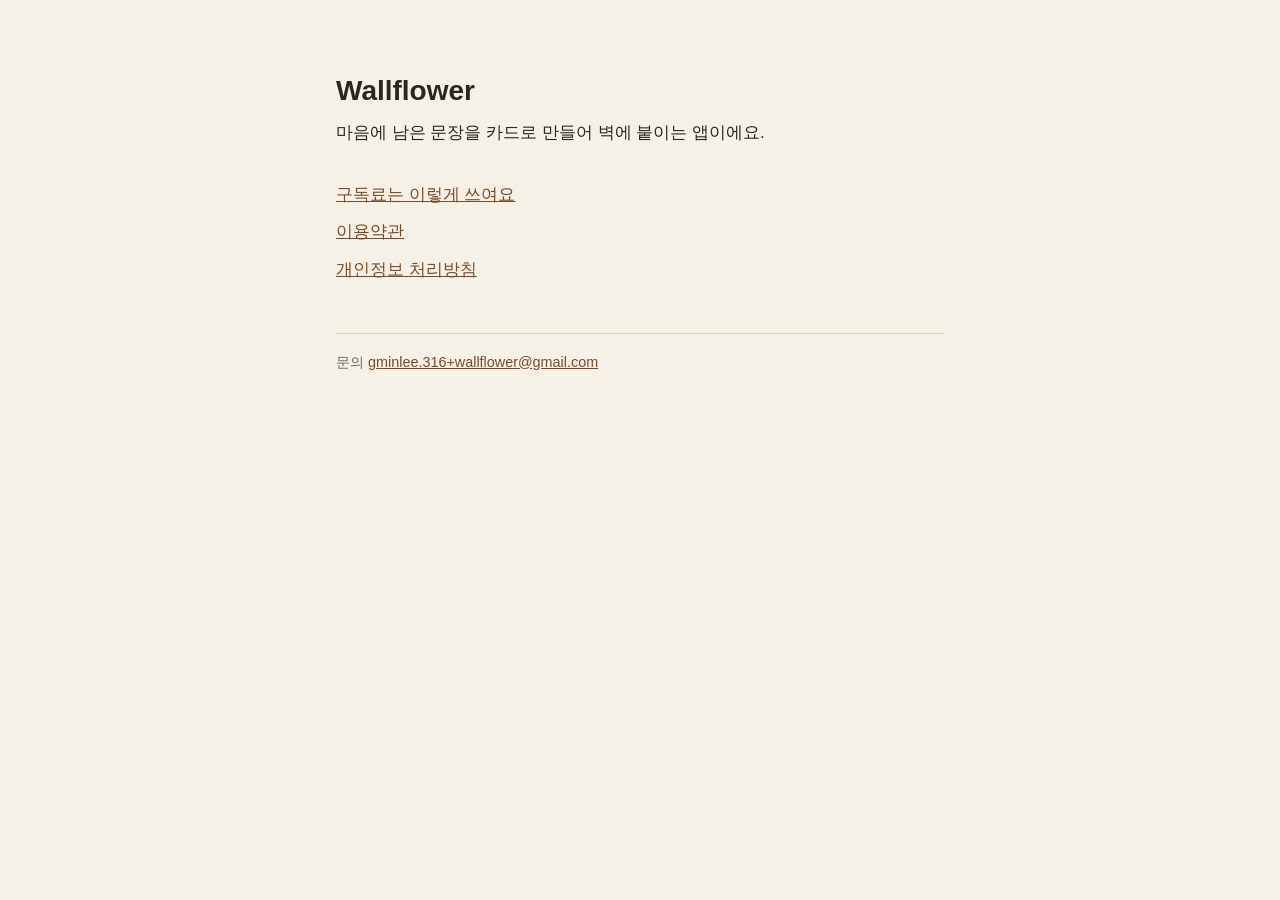
<file: index.html>
<!doctype html>
<html lang="ko">
<head>
  <meta charset="utf-8">
  <meta name="viewport" content="width=device-width, initial-scale=1">
  <title>Wallflower</title>
  <meta name="description" content="마음에 남은 문장을 카드로 만들어 벽에 붙이는 앱">
  <link rel="stylesheet" href="./style.css">
</head>
<body>
  <main>
    <h1>Wallflower</h1>
    <p>마음에 남은 문장을 카드로 만들어 벽에 붙이는 앱이에요.</p>
    <nav class="pages">
      <a href="./letter/">구독료는 이렇게 쓰여요</a>
      <a href="./terms/">이용약관</a>
      <a href="./privacy/">개인정보 처리방침</a>
    </nav>
    <footer>문의 <a href="mailto:gminlee.316+wallflower@gmail.com">gminlee.316+wallflower@gmail.com</a></footer>
  </main>
</body>
</html>
</file>
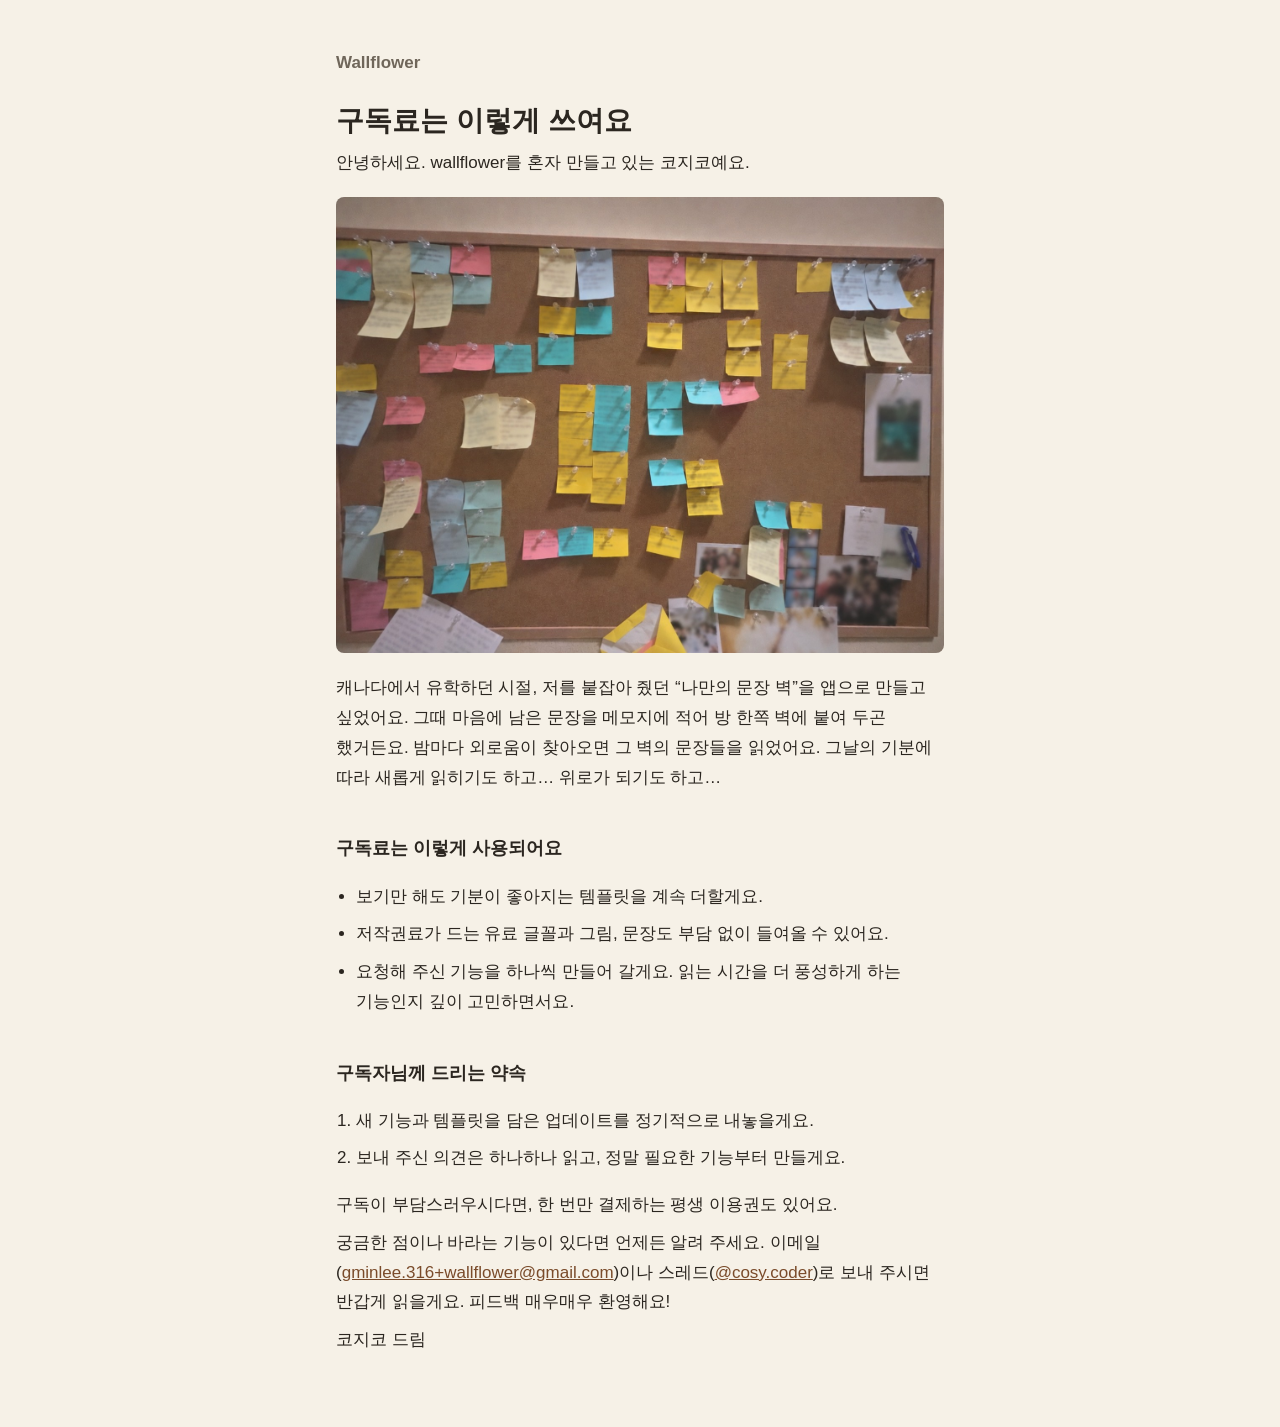
<file: letter/index.html>
<!doctype html>
<html lang="ko">
<head>
  <meta charset="utf-8">
  <meta name="viewport" content="width=device-width, initial-scale=1">
  <title>구독료는 이렇게 쓰여요 · Wallflower</title>
  <link rel="stylesheet" href="../style.css">
</head>
<body>
  <main>
    <header><a href="../">Wallflower</a></header>
    <h1>구독료는 이렇게 쓰여요</h1>

    <p>안녕하세요. wallflower를 혼자 만들고 있는 코지코예요.</p>
    <img class="photo" src="wall.jpg" width="1448" height="1086" alt="메모지 수십 장이 압정으로 꽂힌 코르크 보드">
    <p>캐나다에서 유학하던 시절, 저를 붙잡아 줬던 “나만의 문장 벽”을 앱으로 만들고 싶었어요. 그때 마음에 남은 문장을 메모지에 적어 방 한쪽 벽에 붙여 두곤 했거든요. 밤마다 외로움이 찾아오면 그 벽의 문장들을 읽었어요. 그날의 기분에 따라 새롭게 읽히기도 하고… 위로가 되기도 하고…</p>

    <h2>구독료는 이렇게 사용되어요</h2>
    <ul>
      <li>보기만 해도 기분이 좋아지는 템플릿을 계속 더할게요.</li>
      <li>저작권료가 드는 유료 글꼴과 그림, 문장도 부담 없이 들여올 수 있어요.</li>
      <li>요청해 주신 기능을 하나씩 만들어 갈게요. 읽는 시간을 더 풍성하게 하는 기능인지 깊이 고민하면서요.</li>
    </ul>

    <h2>구독자님께 드리는 약속</h2>
    <ol>
      <li>새 기능과 템플릿을 담은 업데이트를 정기적으로 내놓을게요.</li>
      <li>보내 주신 의견은 하나하나 읽고, 정말 필요한 기능부터 만들게요.</li>
    </ol>

    <p>구독이 부담스러우시다면, 한 번만 결제하는 평생 이용권도 있어요.</p>
    <p>궁금한 점이나 바라는 기능이 있다면 언제든 알려 주세요. 이메일(<a href="mailto:gminlee.316+wallflower@gmail.com">gminlee.316+wallflower@gmail.com</a>)이나 스레드(<a href="https://www.threads.com/@cosy.coder">@cosy.coder</a>)로 보내 주시면 반갑게 읽을게요. 피드백 매우매우 환영해요!</p>
    <p>코지코 드림</p>
  </main>
</body>
</html>
</file>
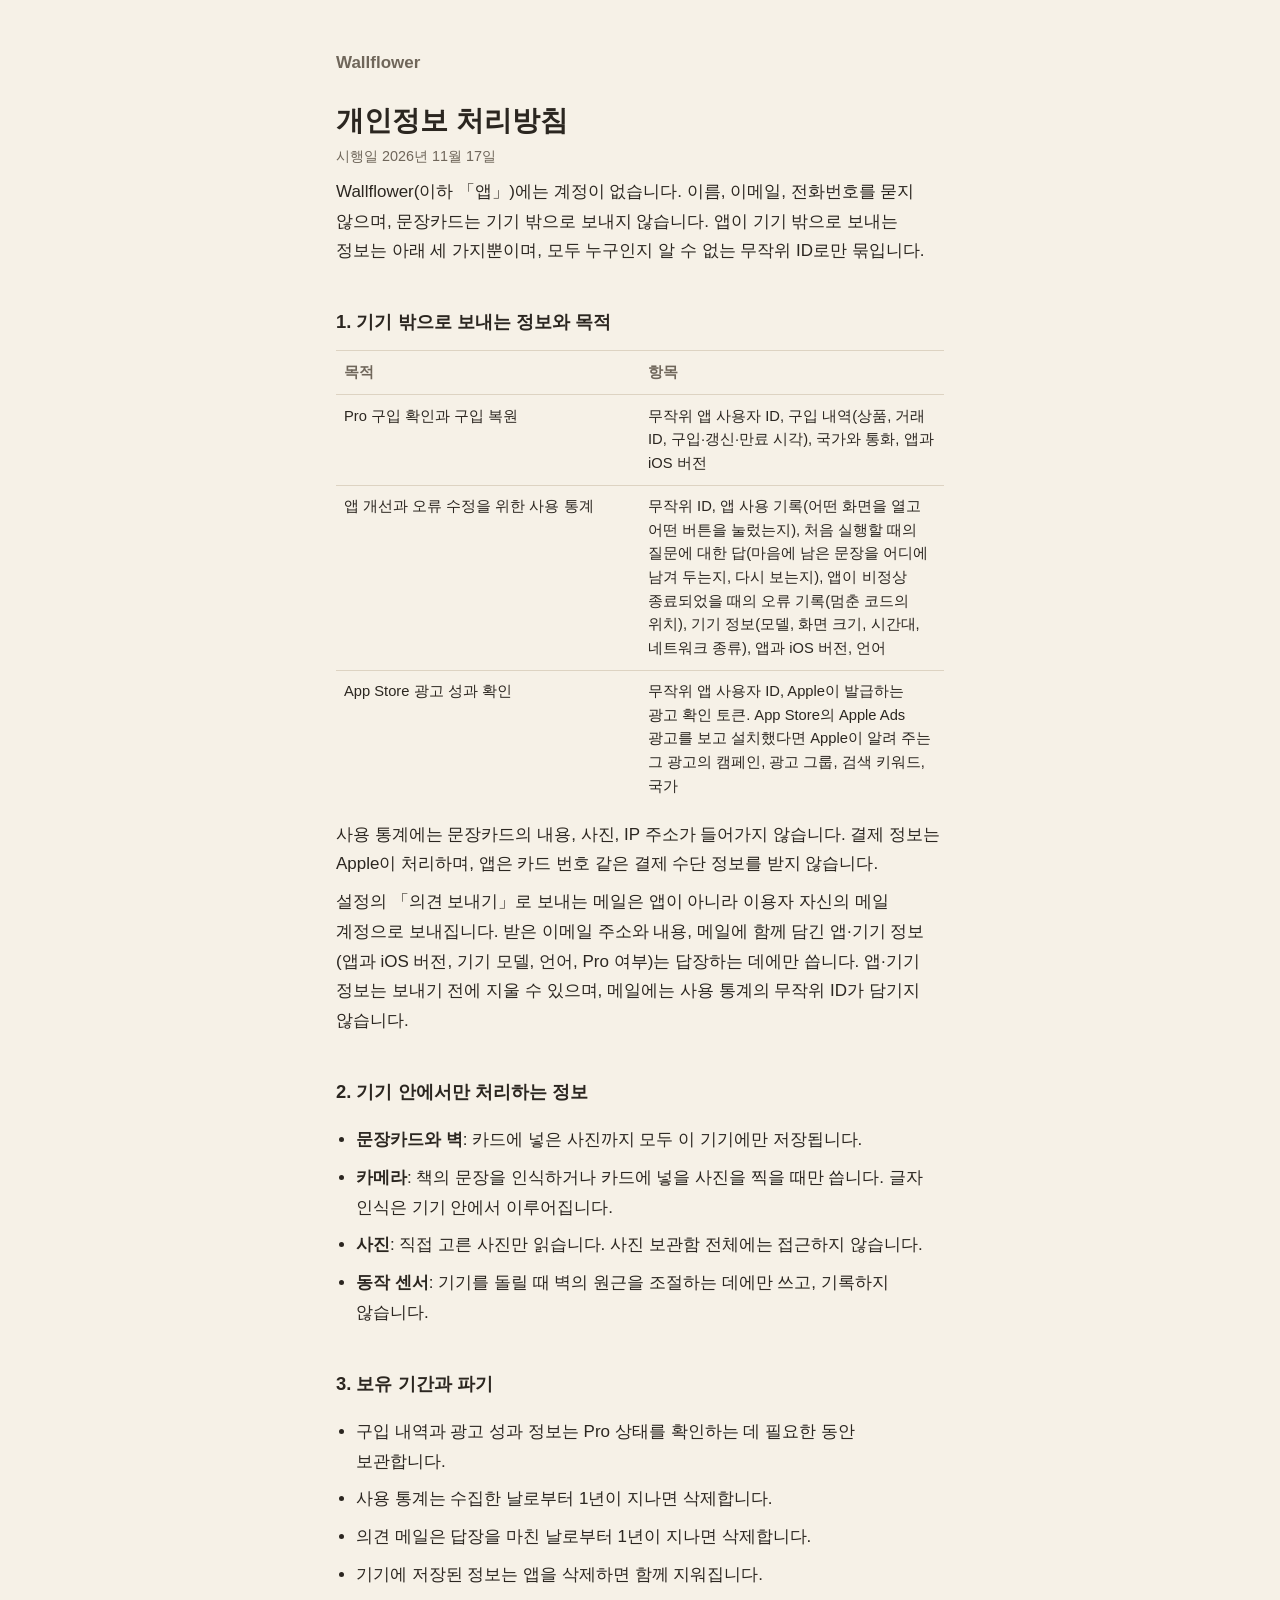
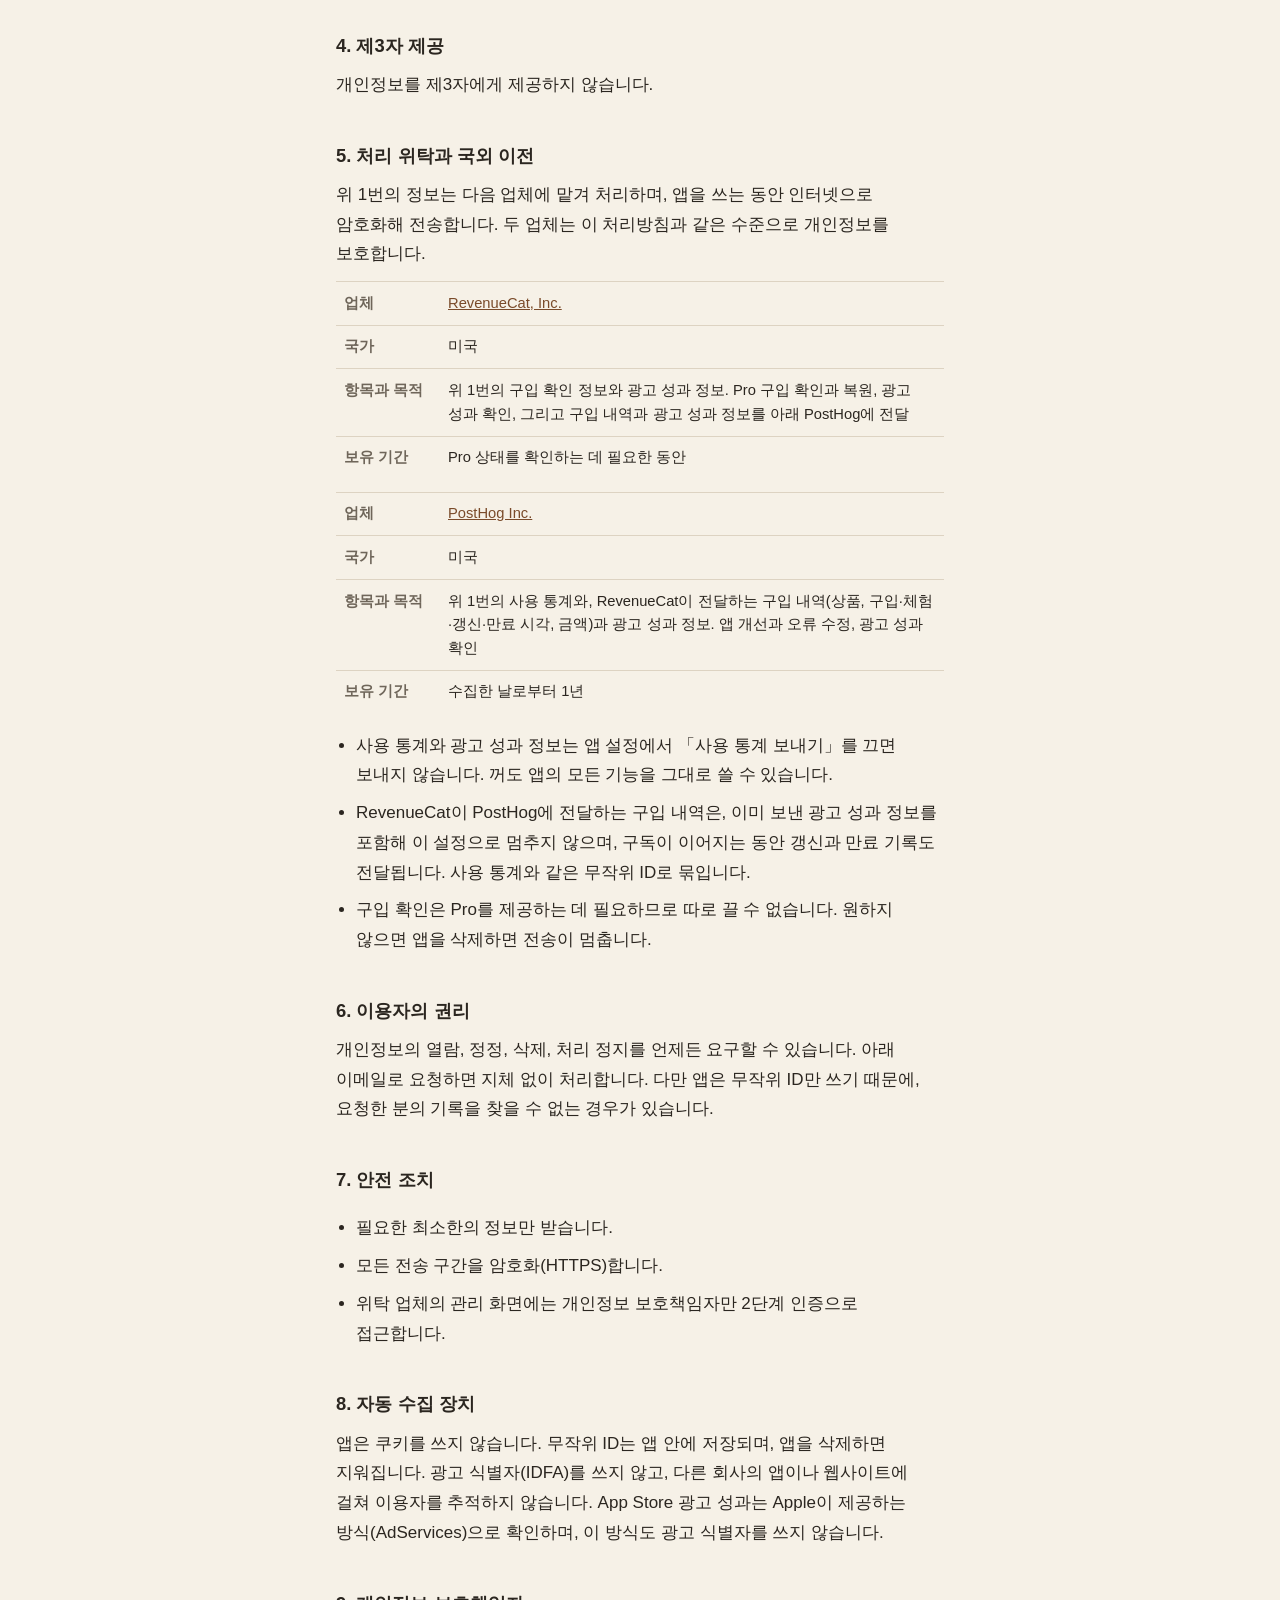
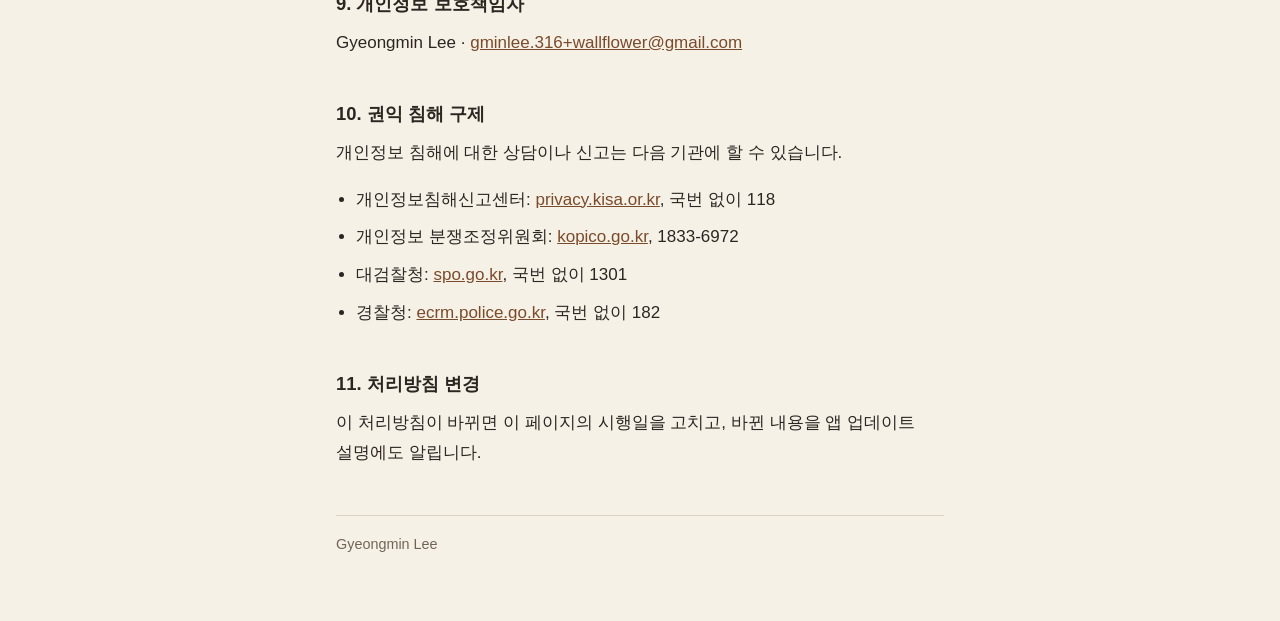
<file: privacy/index.html>
<!doctype html>
<html lang="ko">
<head>
  <meta charset="utf-8">
  <meta name="viewport" content="width=device-width, initial-scale=1">
  <title>개인정보 처리방침 · Wallflower</title>
  <link rel="stylesheet" href="../style.css">
</head>
<body>
  <main>
    <header><a href="../">Wallflower</a></header>
    <h1>개인정보 처리방침</h1>
    <p class="meta">시행일 2026년 11월 17일</p>

    <p>Wallflower(이하 「앱」)에는 계정이 없습니다. 이름, 이메일, 전화번호를 묻지 않으며, 문장카드는 기기 밖으로 보내지 않습니다. 앱이 기기 밖으로 보내는 정보는 아래 세 가지뿐이며, 모두 누구인지 알 수 없는 무작위 ID로만 묶입니다.</p>

    <h2>1. 기기 밖으로 보내는 정보와 목적</h2>
    <div class="table-wrap">
      <table>
        <tr><th>목적</th><th>항목</th></tr>
        <tr><td>Pro 구입 확인과 구입 복원</td><td>무작위 앱 사용자 ID, 구입 내역(상품, 거래 ID, 구입·갱신·만료 시각), 국가와 통화, 앱과 iOS 버전</td></tr>
        <tr><td>앱 개선과 오류 수정을 위한 사용 통계</td><td>무작위 ID, 앱 사용 기록(어떤 화면을 열고 어떤 버튼을 눌렀는지), 처음 실행할 때의 질문에 대한 답(마음에 남은 문장을 어디에 남겨 두는지, 다시 보는지), 앱이 비정상 종료되었을 때의 오류 기록(멈춘 코드의 위치), 기기 정보(모델, 화면 크기, 시간대, 네트워크 종류), 앱과 iOS 버전, 언어</td></tr>
        <tr><td>App Store 광고 성과 확인</td><td>무작위 앱 사용자 ID, Apple이 발급하는 광고 확인 토큰. App Store의 Apple Ads 광고를 보고 설치했다면 Apple이 알려 주는 그 광고의 캠페인, 광고 그룹, 검색 키워드, 국가</td></tr>
      </table>
    </div>
    <p>사용 통계에는 문장카드의 내용, 사진, IP 주소가 들어가지 않습니다. 결제 정보는 Apple이 처리하며, 앱은 카드 번호 같은 결제 수단 정보를 받지 않습니다.</p>
    <p>설정의 「의견 보내기」로 보내는 메일은 앱이 아니라 이용자 자신의 메일 계정으로 보내집니다. 받은 이메일 주소와 내용, 메일에 함께 담긴 앱·기기 정보(앱과 iOS 버전, 기기 모델, 언어, Pro 여부)는 답장하는 데에만 씁니다. 앱·기기 정보는 보내기 전에 지울 수 있으며, 메일에는 사용 통계의 무작위 ID가 담기지 않습니다.</p>

    <h2>2. 기기 안에서만 처리하는 정보</h2>
    <ul>
      <li><strong>문장카드와 벽</strong>: 카드에 넣은 사진까지 모두 이 기기에만 저장됩니다.</li>
      <li><strong>카메라</strong>: 책의 문장을 인식하거나 카드에 넣을 사진을 찍을 때만 씁니다. 글자 인식은 기기 안에서 이루어집니다.</li>
      <li><strong>사진</strong>: 직접 고른 사진만 읽습니다. 사진 보관함 전체에는 접근하지 않습니다.</li>
      <li><strong>동작 센서</strong>: 기기를 돌릴 때 벽의 원근을 조절하는 데에만 쓰고, 기록하지 않습니다.</li>
    </ul>

    <h2>3. 보유 기간과 파기</h2>
    <ul>
      <li>구입 내역과 광고 성과 정보는 Pro 상태를 확인하는 데 필요한 동안 보관합니다.</li>
      <li>사용 통계는 수집한 날로부터 1년이 지나면 삭제합니다.</li>
      <li>의견 메일은 답장을 마친 날로부터 1년이 지나면 삭제합니다.</li>
      <li>기기에 저장된 정보는 앱을 삭제하면 함께 지워집니다.</li>
    </ul>

    <h2>4. 제3자 제공</h2>
    <p>개인정보를 제3자에게 제공하지 않습니다.</p>

    <h2>5. 처리 위탁과 국외 이전</h2>
    <p>위 1번의 정보는 다음 업체에 맡겨 처리하며, 앱을 쓰는 동안 인터넷으로 암호화해 전송합니다. 두 업체는 이 처리방침과 같은 수준으로 개인정보를 보호합니다.</p>
    <div class="table-wrap">
      <table>
        <tr><th>업체</th><td><a href="https://www.revenuecat.com/privacy/">RevenueCat, Inc.</a></td></tr>
        <tr><th>국가</th><td>미국</td></tr>
        <tr><th>항목과 목적</th><td>위 1번의 구입 확인 정보와 광고 성과 정보. Pro 구입 확인과 복원, 광고 성과 확인, 그리고 구입 내역과 광고 성과 정보를 아래 PostHog에 전달</td></tr>
        <tr><th>보유 기간</th><td>Pro 상태를 확인하는 데 필요한 동안</td></tr>
      </table>
    </div>
    <div class="table-wrap">
      <table>
        <tr><th>업체</th><td><a href="https://posthog.com/privacy">PostHog Inc.</a></td></tr>
        <tr><th>국가</th><td>미국</td></tr>
        <tr><th>항목과 목적</th><td>위 1번의 사용 통계와, RevenueCat이 전달하는 구입 내역(상품, 구입·체험·갱신·만료 시각, 금액)과 광고 성과 정보. 앱 개선과 오류 수정, 광고 성과 확인</td></tr>
        <tr><th>보유 기간</th><td>수집한 날로부터 1년</td></tr>
      </table>
    </div>
    <ul>
      <li>사용 통계와 광고 성과 정보는 앱 설정에서 「사용 통계 보내기」를 끄면 보내지 않습니다. 꺼도 앱의 모든 기능을 그대로 쓸 수 있습니다.</li>
      <li>RevenueCat이 PostHog에 전달하는 구입 내역은, 이미 보낸 광고 성과 정보를 포함해 이 설정으로 멈추지 않으며, 구독이 이어지는 동안 갱신과 만료 기록도 전달됩니다. 사용 통계와 같은 무작위 ID로 묶입니다.</li>
      <li>구입 확인은 Pro를 제공하는 데 필요하므로 따로 끌 수 없습니다. 원하지 않으면 앱을 삭제하면 전송이 멈춥니다.</li>
    </ul>

    <h2>6. 이용자의 권리</h2>
    <p>개인정보의 열람, 정정, 삭제, 처리 정지를 언제든 요구할 수 있습니다. 아래 이메일로 요청하면 지체 없이 처리합니다. 다만 앱은 무작위 ID만 쓰기 때문에, 요청한 분의 기록을 찾을 수 없는 경우가 있습니다.</p>

    <h2>7. 안전 조치</h2>
    <ul>
      <li>필요한 최소한의 정보만 받습니다.</li>
      <li>모든 전송 구간을 암호화(HTTPS)합니다.</li>
      <li>위탁 업체의 관리 화면에는 개인정보 보호책임자만 2단계 인증으로 접근합니다.</li>
    </ul>

    <h2>8. 자동 수집 장치</h2>
    <p>앱은 쿠키를 쓰지 않습니다. 무작위 ID는 앱 안에 저장되며, 앱을 삭제하면 지워집니다. 광고 식별자(IDFA)를 쓰지 않고, 다른 회사의 앱이나 웹사이트에 걸쳐 이용자를 추적하지 않습니다. App Store 광고 성과는 Apple이 제공하는 방식(AdServices)으로 확인하며, 이 방식도 광고 식별자를 쓰지 않습니다.</p>

    <h2>9. 개인정보 보호책임자</h2>
    <p>Gyeongmin Lee · <a href="mailto:gminlee.316+wallflower@gmail.com">gminlee.316+wallflower@gmail.com</a></p>

    <h2>10. 권익 침해 구제</h2>
    <p>개인정보 침해에 대한 상담이나 신고는 다음 기관에 할 수 있습니다.</p>
    <ul>
      <li>개인정보침해신고센터: <a href="https://privacy.kisa.or.kr">privacy.kisa.or.kr</a>, 국번 없이 118</li>
      <li>개인정보 분쟁조정위원회: <a href="https://www.kopico.go.kr">kopico.go.kr</a>, 1833-6972</li>
      <li>대검찰청: <a href="https://www.spo.go.kr">spo.go.kr</a>, 국번 없이 1301</li>
      <li>경찰청: <a href="https://ecrm.police.go.kr">ecrm.police.go.kr</a>, 국번 없이 182</li>
    </ul>

    <h2>11. 처리방침 변경</h2>
    <p>이 처리방침이 바뀌면 이 페이지의 시행일을 고치고, 바뀐 내용을 앱 업데이트 설명에도 알립니다.</p>

    <footer>Gyeongmin Lee</footer>
  </main>
</body>
</html>
</file>
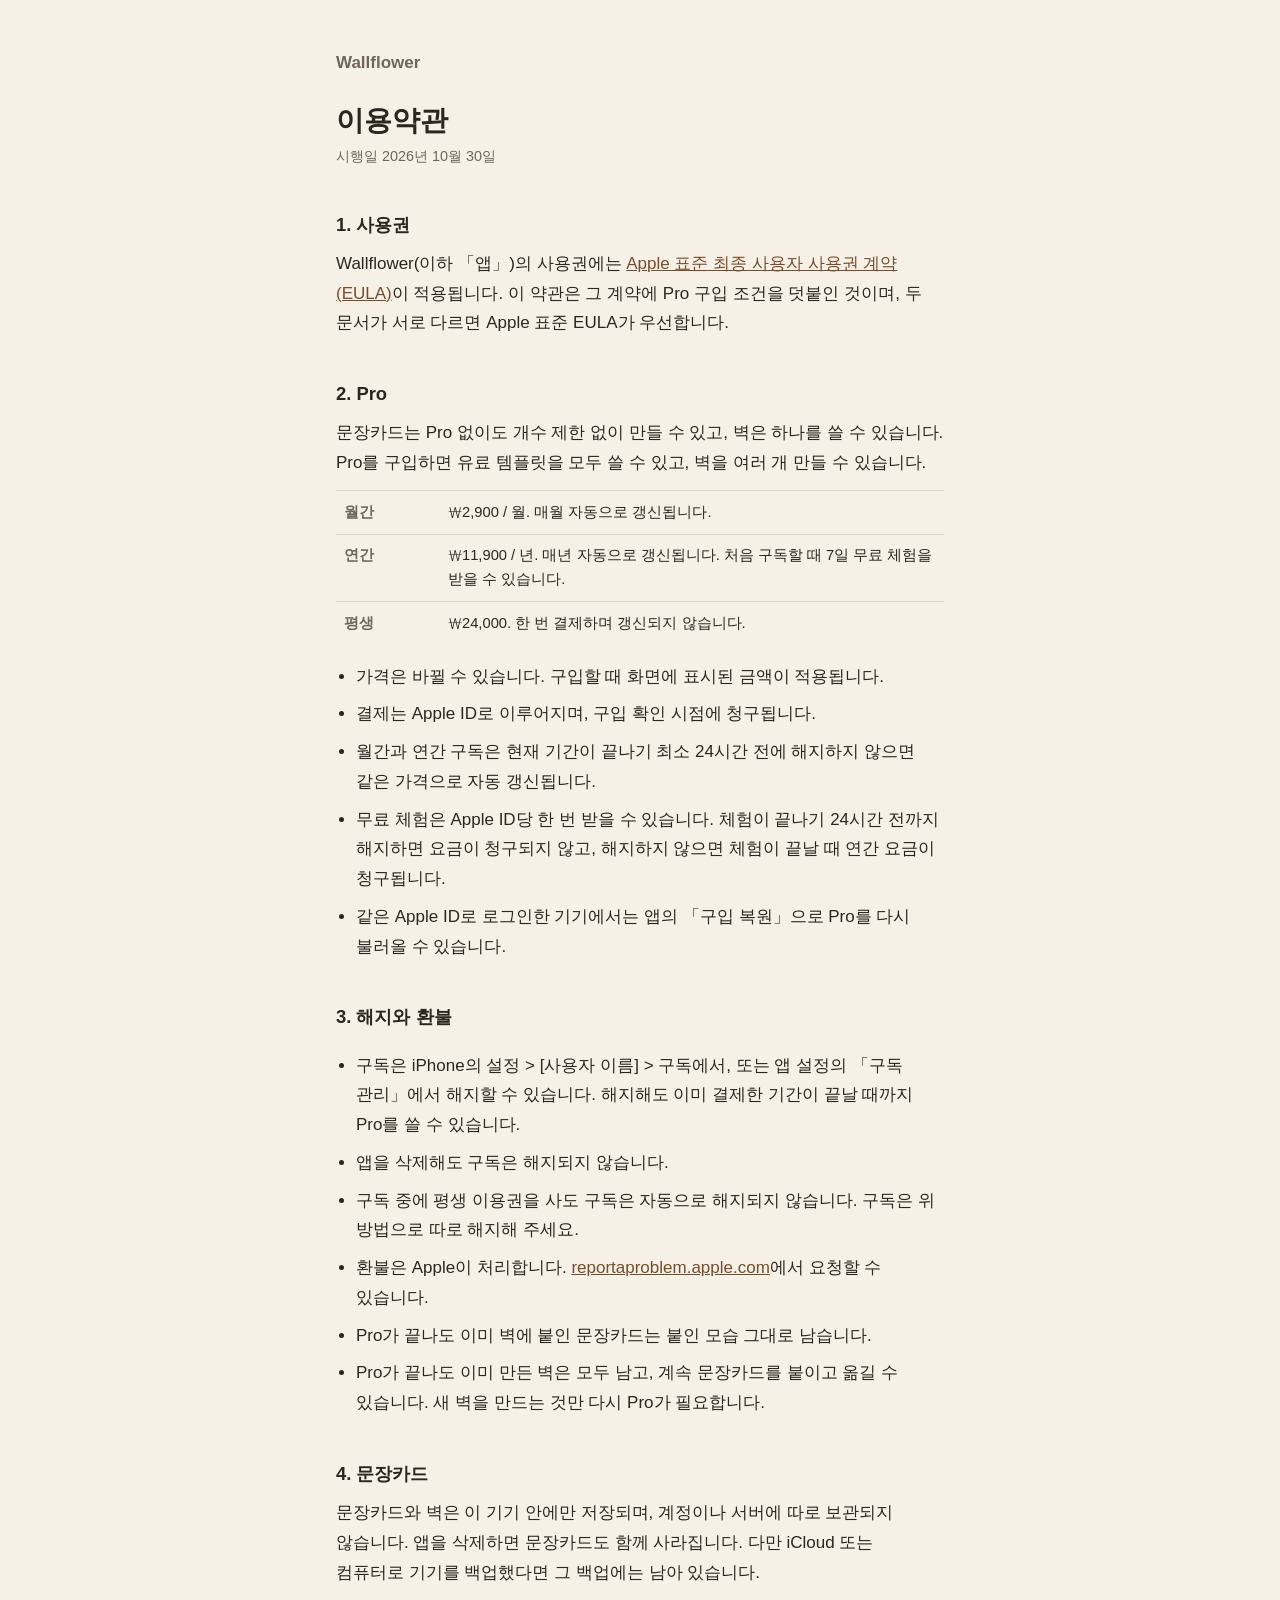
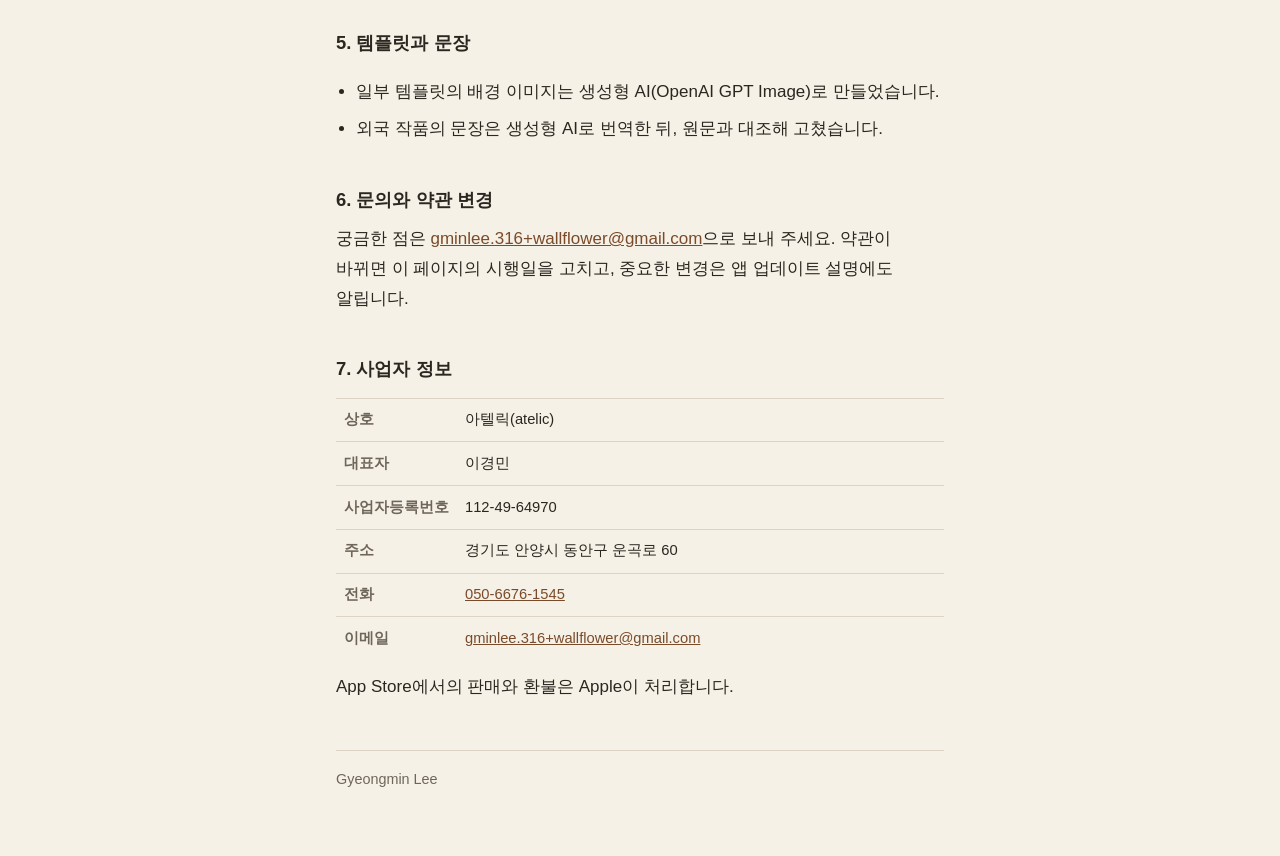
<file: terms/index.html>
<!doctype html>
<html lang="ko">
<head>
  <meta charset="utf-8">
  <meta name="viewport" content="width=device-width, initial-scale=1">
  <title>이용약관 · Wallflower</title>
  <link rel="stylesheet" href="../style.css">
</head>
<body>
  <main>
    <header><a href="../">Wallflower</a></header>
    <h1>이용약관</h1>
    <p class="meta">시행일 2026년 10월 30일</p>

    <h2>1. 사용권</h2>
    <p>Wallflower(이하 「앱」)의 사용권에는 <a href="https://www.apple.com/legal/internet-services/itunes/dev/stdeula/">Apple 표준 최종 사용자 사용권 계약(EULA)</a>이 적용됩니다. 이 약관은 그 계약에 Pro 구입 조건을 덧붙인 것이며, 두 문서가 서로 다르면 Apple 표준 EULA가 우선합니다.</p>

    <h2>2. Pro</h2>
    <p>문장카드는 Pro 없이도 개수 제한 없이 만들 수 있고, 벽은 하나를 쓸 수 있습니다. Pro를 구입하면 유료 템플릿을 모두 쓸 수 있고, 벽을 여러 개 만들 수 있습니다.</p>
    <div class="table-wrap">
      <table>
        <tr><th>월간</th><td>₩2,900 / 월. 매월 자동으로 갱신됩니다.</td></tr>
        <tr><th>연간</th><td>₩11,900 / 년. 매년 자동으로 갱신됩니다. 처음 구독할 때 7일 무료 체험을 받을 수 있습니다.</td></tr>
        <tr><th>평생</th><td>₩24,000. 한 번 결제하며 갱신되지 않습니다.</td></tr>
      </table>
    </div>
    <ul>
      <li>가격은 바뀔 수 있습니다. 구입할 때 화면에 표시된 금액이 적용됩니다.</li>
      <li>결제는 Apple ID로 이루어지며, 구입 확인 시점에 청구됩니다.</li>
      <li>월간과 연간 구독은 현재 기간이 끝나기 최소 24시간 전에 해지하지 않으면 같은 가격으로 자동 갱신됩니다.</li>
      <li>무료 체험은 Apple ID당 한 번 받을 수 있습니다. 체험이 끝나기 24시간 전까지 해지하면 요금이 청구되지 않고, 해지하지 않으면 체험이 끝날 때 연간 요금이 청구됩니다.</li>
      <li>같은 Apple ID로 로그인한 기기에서는 앱의 「구입 복원」으로 Pro를 다시 불러올 수 있습니다.</li>
    </ul>

    <h2>3. 해지와 환불</h2>
    <ul>
      <li>구독은 iPhone의 설정 &gt; [사용자 이름] &gt; 구독에서, 또는 앱 설정의 「구독 관리」에서 해지할 수 있습니다. 해지해도 이미 결제한 기간이 끝날 때까지 Pro를 쓸 수 있습니다.</li>
      <li>앱을 삭제해도 구독은 해지되지 않습니다.</li>
      <li>구독 중에 평생 이용권을 사도 구독은 자동으로 해지되지 않습니다. 구독은 위 방법으로 따로 해지해 주세요.</li>
      <li>환불은 Apple이 처리합니다. <a href="https://reportaproblem.apple.com">reportaproblem.apple.com</a>에서 요청할 수 있습니다.</li>
      <li>Pro가 끝나도 이미 벽에 붙인 문장카드는 붙인 모습 그대로 남습니다.</li>
      <li>Pro가 끝나도 이미 만든 벽은 모두 남고, 계속 문장카드를 붙이고 옮길 수 있습니다. 새 벽을 만드는 것만 다시 Pro가 필요합니다.</li>
    </ul>

    <h2>4. 문장카드</h2>
    <p>문장카드와 벽은 이 기기 안에만 저장되며, 계정이나 서버에 따로 보관되지 않습니다. 앱을 삭제하면 문장카드도 함께 사라집니다. 다만 iCloud 또는 컴퓨터로 기기를 백업했다면 그 백업에는 남아 있습니다.</p>

    <h2>5. 템플릿과 문장</h2>
    <ul>
      <li>일부 템플릿의 배경 이미지는 생성형 AI(OpenAI GPT Image)로 만들었습니다.</li>
      <li>외국 작품의 문장은 생성형 AI로 번역한 뒤, 원문과 대조해 고쳤습니다.</li>
    </ul>

    <h2>6. 문의와 약관 변경</h2>
    <p>궁금한 점은 <a href="mailto:gminlee.316+wallflower@gmail.com">gminlee.316+wallflower@gmail.com</a>으로 보내 주세요. 약관이 바뀌면 이 페이지의 시행일을 고치고, 중요한 변경은 앱 업데이트 설명에도 알립니다.</p>

    <h2 id="business">7. 사업자 정보</h2>
    <div class="table-wrap">
      <table>
        <tr><th>상호</th><td>아텔릭(atelic)</td></tr>
        <tr><th>대표자</th><td>이경민</td></tr>
        <tr><th>사업자등록번호</th><td>112-49-64970</td></tr>
        <tr><th>주소</th><td>경기도 안양시 동안구 운곡로 60</td></tr>
        <tr><th>전화</th><td><a href="tel:050-6676-1545">050-6676-1545</a></td></tr>
        <tr><th>이메일</th><td><a href="mailto:gminlee.316+wallflower@gmail.com">gminlee.316+wallflower@gmail.com</a></td></tr>
      </table>
    </div>
    <p>App Store에서의 판매와 환불은 Apple이 처리합니다.</p>

    <footer>Gyeongmin Lee</footer>
  </main>
</body>
</html>
</file>
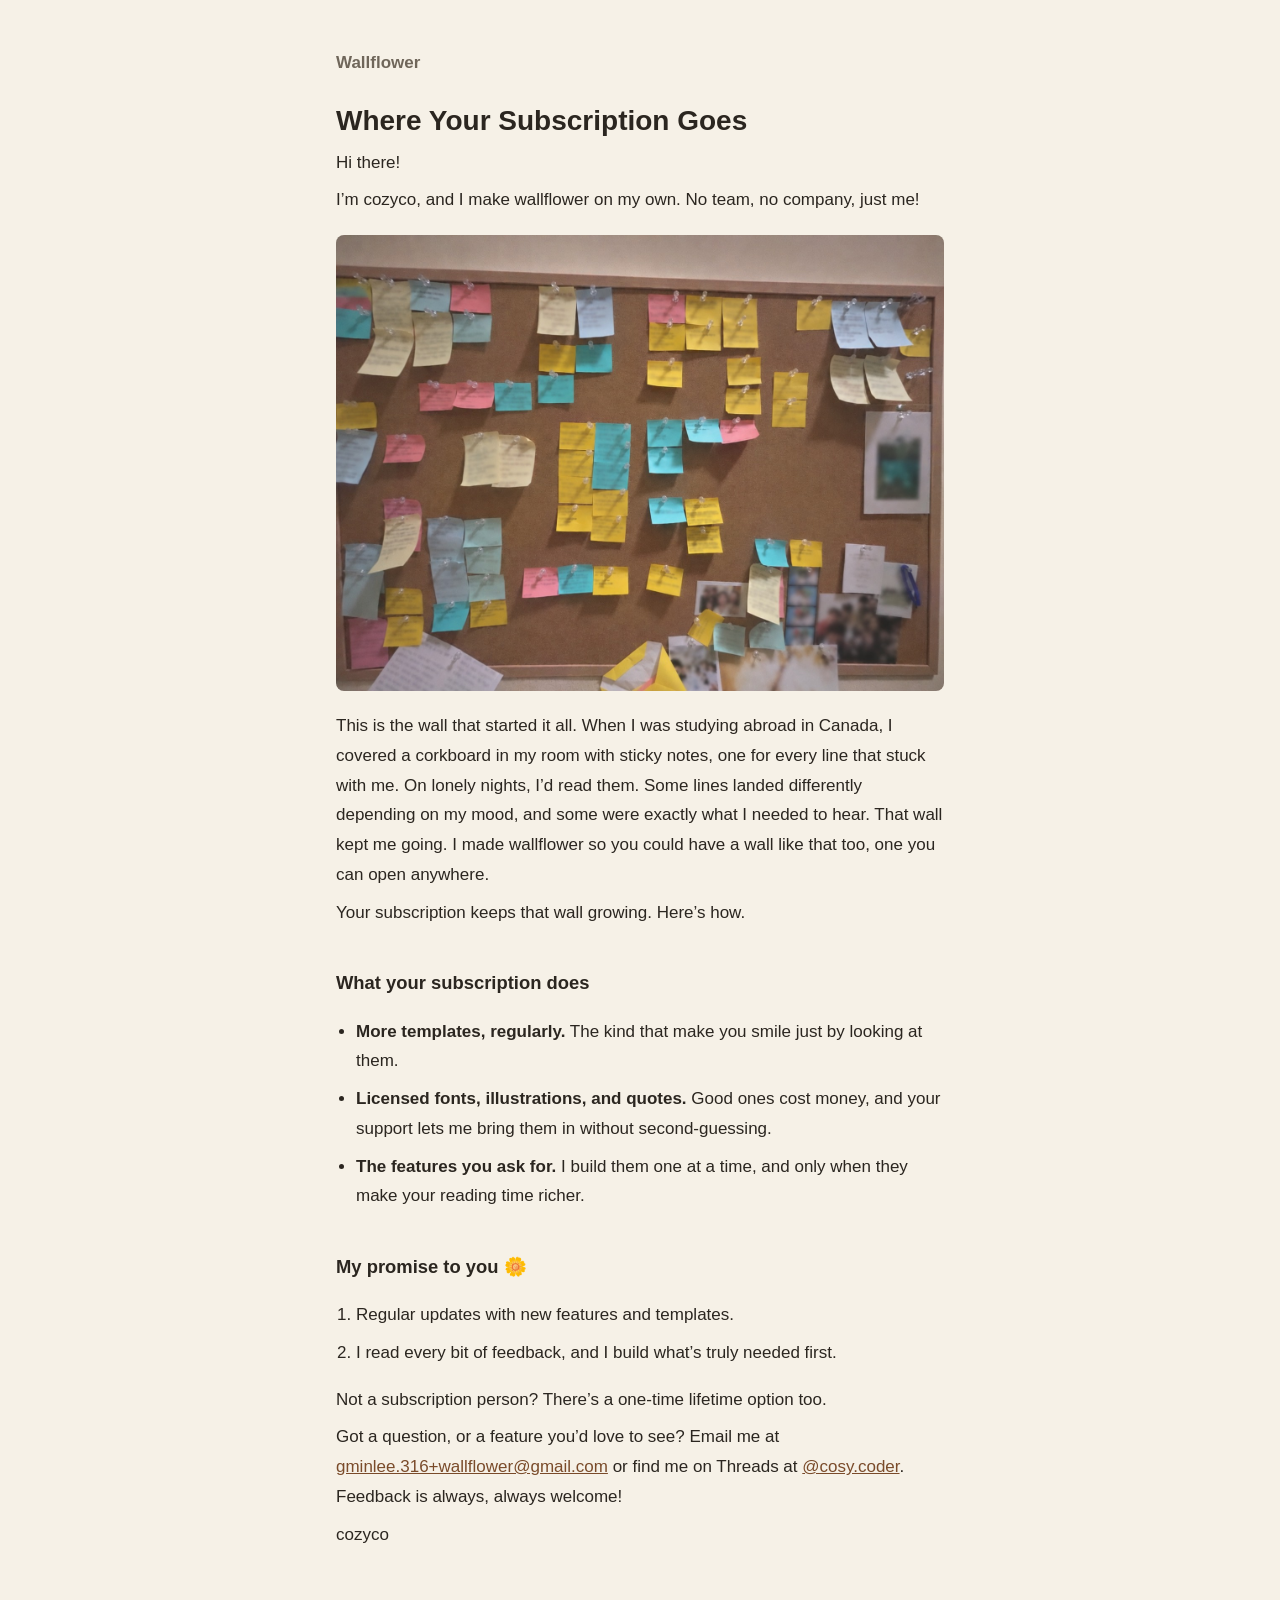
<file: letter/en/index.html>
<!doctype html>
<html lang="en">
<head>
  <meta charset="utf-8">
  <meta name="viewport" content="width=device-width, initial-scale=1">
  <title>Where Your Subscription Goes · Wallflower</title>
  <link rel="stylesheet" href="../../style.css">
</head>
<body>
  <main>
    <header><a href="../../">Wallflower</a></header>
    <h1>Where Your Subscription Goes</h1>

    <p>Hi there!</p>
    <p>I’m cozyco, and I make wallflower on my own. No team, no company, just me!</p>
    <img class="photo" src="../wall.jpg" width="1448" height="1086" alt="A corkboard covered in pinned sticky notes">
    <p>This is the wall that started it all. When I was studying abroad in Canada, I covered a corkboard in my room with sticky notes, one for every line that stuck with me. On lonely nights, I’d read them. Some lines landed differently depending on my mood, and some were exactly what I needed to hear. That wall kept me going. I made wallflower so you could have a wall like that too, one you can open anywhere.</p>
    <p>Your subscription keeps that wall growing. Here’s how.</p>

    <h2>What your subscription does</h2>
    <ul>
      <li><strong>More templates, regularly.</strong> The kind that make you smile just by looking at them.</li>
      <li><strong>Licensed fonts, illustrations, and quotes.</strong> Good ones cost money, and your support lets me bring them in without second-guessing.</li>
      <li><strong>The features you ask for.</strong> I build them one at a time, and only when they make your reading time richer.</li>
    </ul>

    <h2>My promise to you 🌼</h2>
    <ol>
      <li>Regular updates with new features and templates.</li>
      <li>I read every bit of feedback, and I build what’s truly needed first.</li>
    </ol>

    <p>Not a subscription person? There’s a one-time lifetime option too.</p>
    <p>Got a question, or a feature you’d love to see? Email me at <a href="mailto:gminlee.316+wallflower@gmail.com">gminlee.316+wallflower@gmail.com</a> or find me on Threads at <a href="https://www.threads.com/@cosy.coder">@cosy.coder</a>. Feedback is always, always welcome!</p>
    <p>cozyco</p>
  </main>
</body>
</html>
</file>
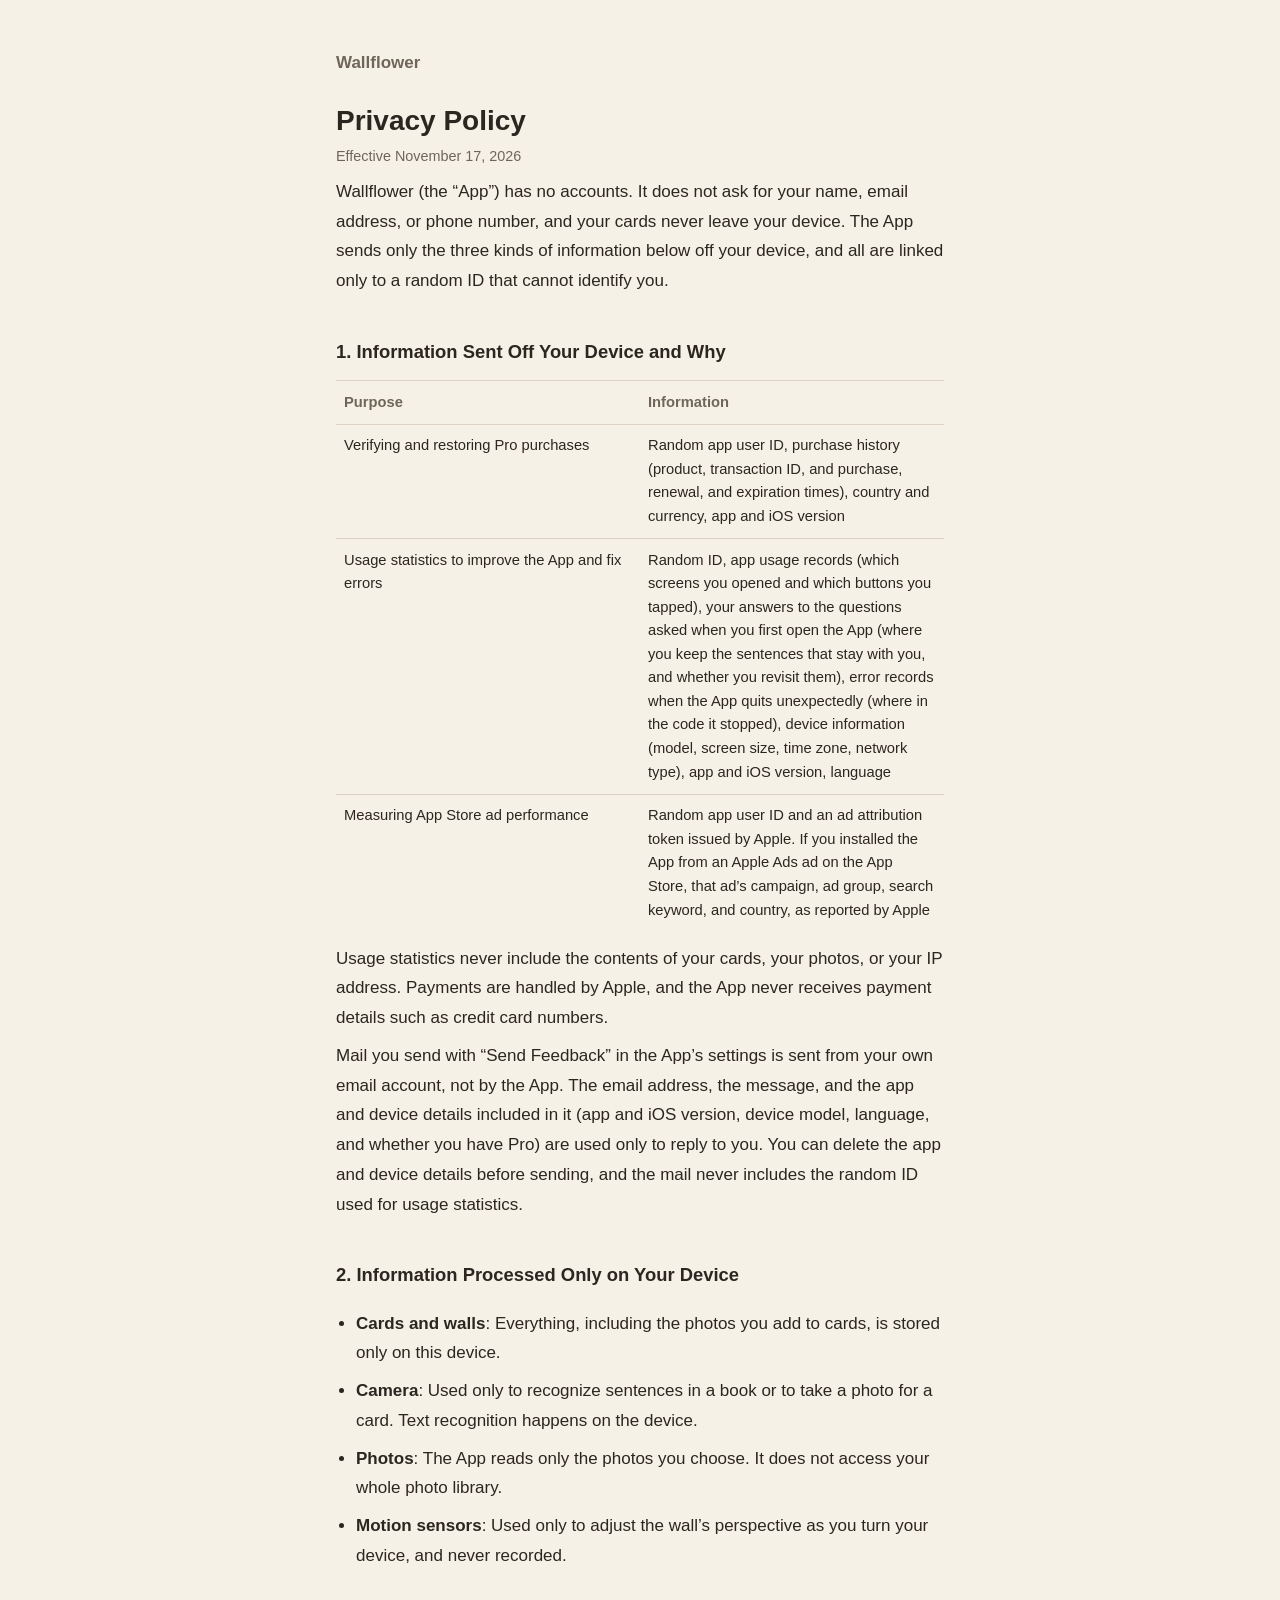
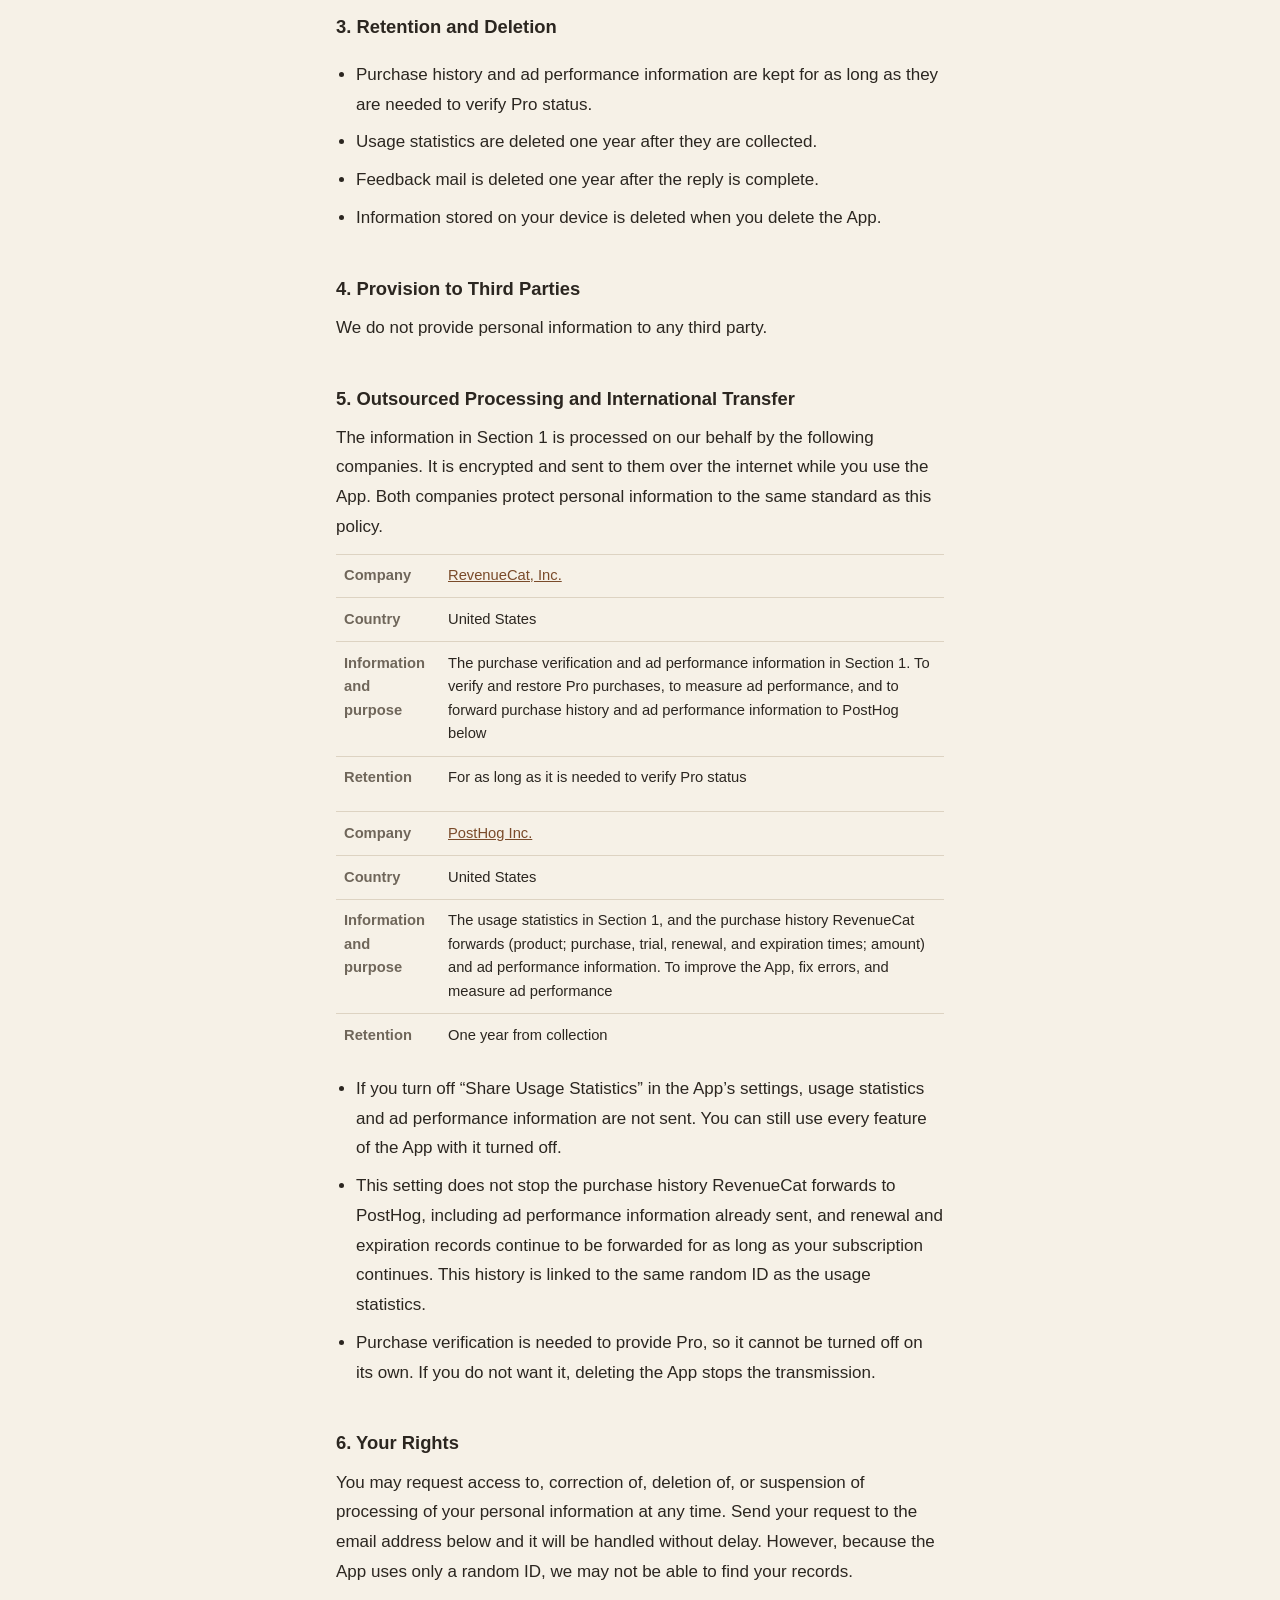
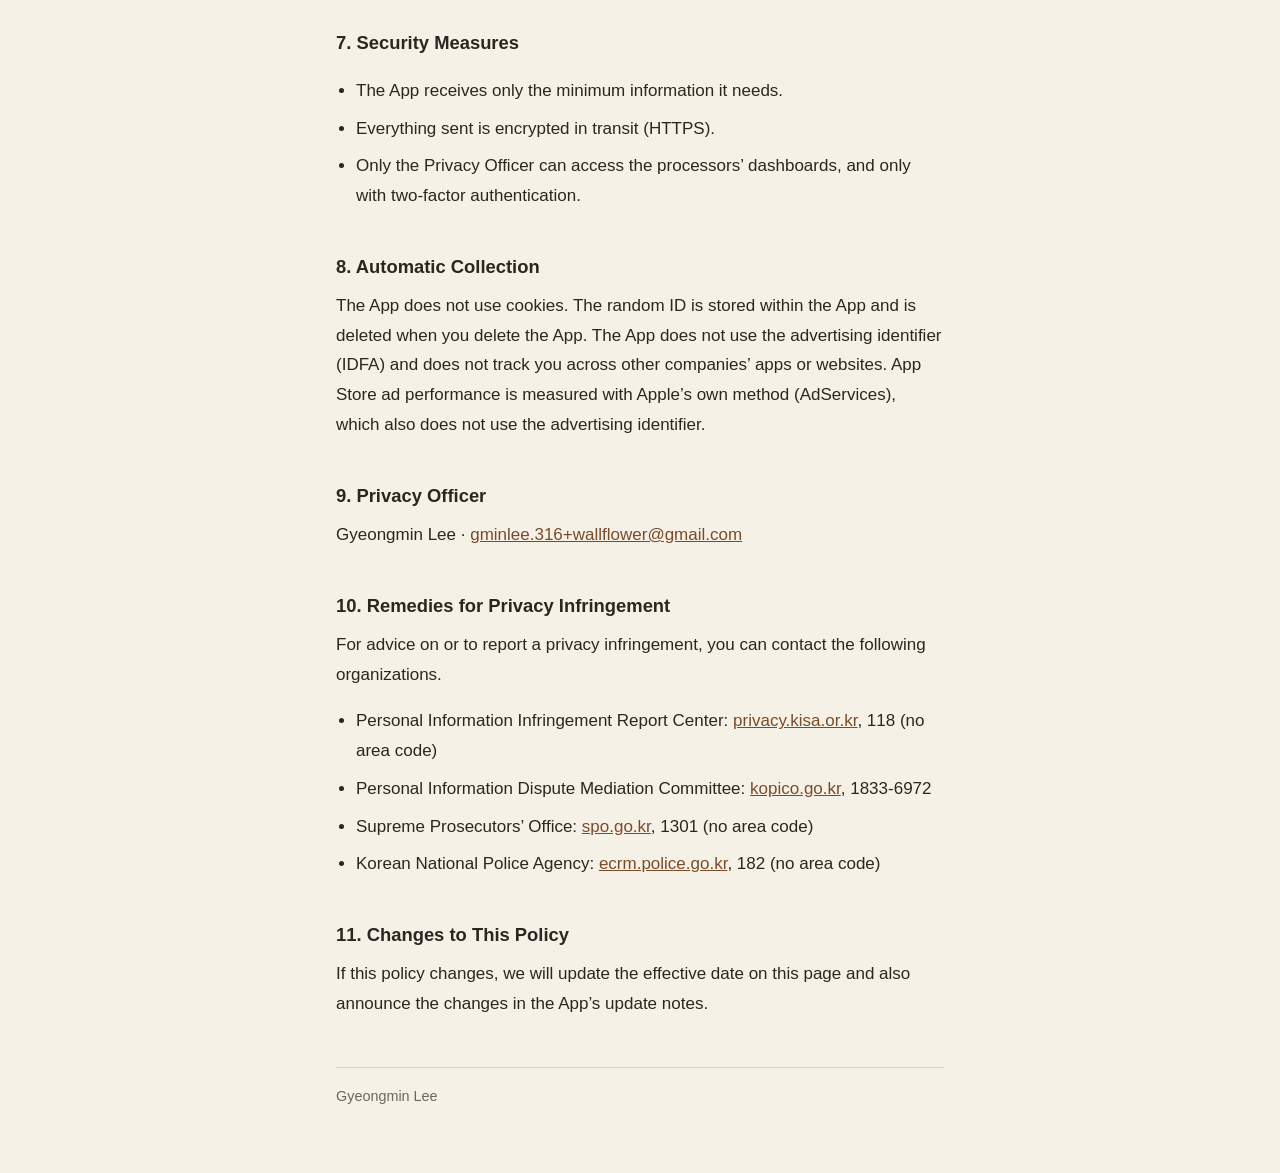
<file: privacy/en/index.html>
<!doctype html>
<html lang="en">
<head>
  <meta charset="utf-8">
  <meta name="viewport" content="width=device-width, initial-scale=1">
  <title>Privacy Policy · Wallflower</title>
  <link rel="stylesheet" href="../../style.css">
</head>
<body>
  <main>
    <header><a href="../../">Wallflower</a></header>
    <h1>Privacy Policy</h1>
    <p class="meta">Effective November 17, 2026</p>

    <p>Wallflower (the “App”) has no accounts. It does not ask for your name, email address, or phone number, and your cards never leave your device. The App sends only the three kinds of information below off your device, and all are linked only to a random ID that cannot identify you.</p>

    <h2>1. Information Sent Off Your Device and Why</h2>
    <div class="table-wrap">
      <table>
        <tr><th>Purpose</th><th>Information</th></tr>
        <tr><td>Verifying and restoring Pro purchases</td><td>Random app user ID, purchase history (product, transaction ID, and purchase, renewal, and expiration times), country and currency, app and iOS version</td></tr>
        <tr><td>Usage statistics to improve the App and fix errors</td><td>Random ID, app usage records (which screens you opened and which buttons you tapped), your answers to the questions asked when you first open the App (where you keep the sentences that stay with you, and whether you revisit them), error records when the App quits unexpectedly (where in the code it stopped), device information (model, screen size, time zone, network type), app and iOS version, language</td></tr>
        <tr><td>Measuring App Store ad performance</td><td>Random app user ID and an ad attribution token issued by Apple. If you installed the App from an Apple Ads ad on the App Store, that ad’s campaign, ad group, search keyword, and country, as reported by Apple</td></tr>
      </table>
    </div>
    <p>Usage statistics never include the contents of your cards, your photos, or your IP address. Payments are handled by Apple, and the App never receives payment details such as credit card numbers.</p>
    <p>Mail you send with “Send Feedback” in the App’s settings is sent from your own email account, not by the App. The email address, the message, and the app and device details included in it (app and iOS version, device model, language, and whether you have Pro) are used only to reply to you. You can delete the app and device details before sending, and the mail never includes the random ID used for usage statistics.</p>

    <h2>2. Information Processed Only on Your Device</h2>
    <ul>
      <li><strong>Cards and walls</strong>: Everything, including the photos you add to cards, is stored only on this device.</li>
      <li><strong>Camera</strong>: Used only to recognize sentences in a book or to take a photo for a card. Text recognition happens on the device.</li>
      <li><strong>Photos</strong>: The App reads only the photos you choose. It does not access your whole photo library.</li>
      <li><strong>Motion sensors</strong>: Used only to adjust the wall’s perspective as you turn your device, and never recorded.</li>
    </ul>

    <h2>3. Retention and Deletion</h2>
    <ul>
      <li>Purchase history and ad performance information are kept for as long as they are needed to verify Pro status.</li>
      <li>Usage statistics are deleted one year after they are collected.</li>
      <li>Feedback mail is deleted one year after the reply is complete.</li>
      <li>Information stored on your device is deleted when you delete the App.</li>
    </ul>

    <h2>4. Provision to Third Parties</h2>
    <p>We do not provide personal information to any third party.</p>

    <h2>5. Outsourced Processing and International Transfer</h2>
    <p>The information in Section 1 is processed on our behalf by the following companies. It is encrypted and sent to them over the internet while you use the App. Both companies protect personal information to the same standard as this policy.</p>
    <div class="table-wrap">
      <table>
        <tr><th>Company</th><td><a href="https://www.revenuecat.com/privacy/">RevenueCat, Inc.</a></td></tr>
        <tr><th>Country</th><td>United States</td></tr>
        <tr><th>Information and purpose</th><td>The purchase verification and ad performance information in Section 1. To verify and restore Pro purchases, to measure ad performance, and to forward purchase history and ad performance information to PostHog below</td></tr>
        <tr><th>Retention</th><td>For as long as it is needed to verify Pro status</td></tr>
      </table>
    </div>
    <div class="table-wrap">
      <table>
        <tr><th>Company</th><td><a href="https://posthog.com/privacy">PostHog Inc.</a></td></tr>
        <tr><th>Country</th><td>United States</td></tr>
        <tr><th>Information and purpose</th><td>The usage statistics in Section 1, and the purchase history RevenueCat forwards (product; purchase, trial, renewal, and expiration times; amount) and ad performance information. To improve the App, fix errors, and measure ad performance</td></tr>
        <tr><th>Retention</th><td>One year from collection</td></tr>
      </table>
    </div>
    <ul>
      <li>If you turn off “Share Usage Statistics” in the App’s settings, usage statistics and ad performance information are not sent. You can still use every feature of the App with it turned off.</li>
      <li>This setting does not stop the purchase history RevenueCat forwards to PostHog, including ad performance information already sent, and renewal and expiration records continue to be forwarded for as long as your subscription continues. This history is linked to the same random ID as the usage statistics.</li>
      <li>Purchase verification is needed to provide Pro, so it cannot be turned off on its own. If you do not want it, deleting the App stops the transmission.</li>
    </ul>

    <h2>6. Your Rights</h2>
    <p>You may request access to, correction of, deletion of, or suspension of processing of your personal information at any time. Send your request to the email address below and it will be handled without delay. However, because the App uses only a random ID, we may not be able to find your records.</p>

    <h2>7. Security Measures</h2>
    <ul>
      <li>The App receives only the minimum information it needs.</li>
      <li>Everything sent is encrypted in transit (HTTPS).</li>
      <li>Only the Privacy Officer can access the processors’ dashboards, and only with two-factor authentication.</li>
    </ul>

    <h2>8. Automatic Collection</h2>
    <p>The App does not use cookies. The random ID is stored within the App and is deleted when you delete the App. The App does not use the advertising identifier (IDFA) and does not track you across other companies’ apps or websites. App Store ad performance is measured with Apple’s own method (AdServices), which also does not use the advertising identifier.</p>

    <h2>9. Privacy Officer</h2>
    <p>Gyeongmin Lee · <a href="mailto:gminlee.316+wallflower@gmail.com">gminlee.316+wallflower@gmail.com</a></p>

    <h2>10. Remedies for Privacy Infringement</h2>
    <p>For advice on or to report a privacy infringement, you can contact the following organizations.</p>
    <ul>
      <li>Personal Information Infringement Report Center: <a href="https://privacy.kisa.or.kr">privacy.kisa.or.kr</a>, 118 (no area code)</li>
      <li>Personal Information Dispute Mediation Committee: <a href="https://www.kopico.go.kr">kopico.go.kr</a>, 1833-6972</li>
      <li>Supreme Prosecutors’ Office: <a href="https://www.spo.go.kr">spo.go.kr</a>, 1301 (no area code)</li>
      <li>Korean National Police Agency: <a href="https://ecrm.police.go.kr">ecrm.police.go.kr</a>, 182 (no area code)</li>
    </ul>

    <h2>11. Changes to This Policy</h2>
    <p>If this policy changes, we will update the effective date on this page and also announce the changes in the App’s update notes.</p>

    <footer>Gyeongmin Lee</footer>
  </main>
</body>
</html>
</file>
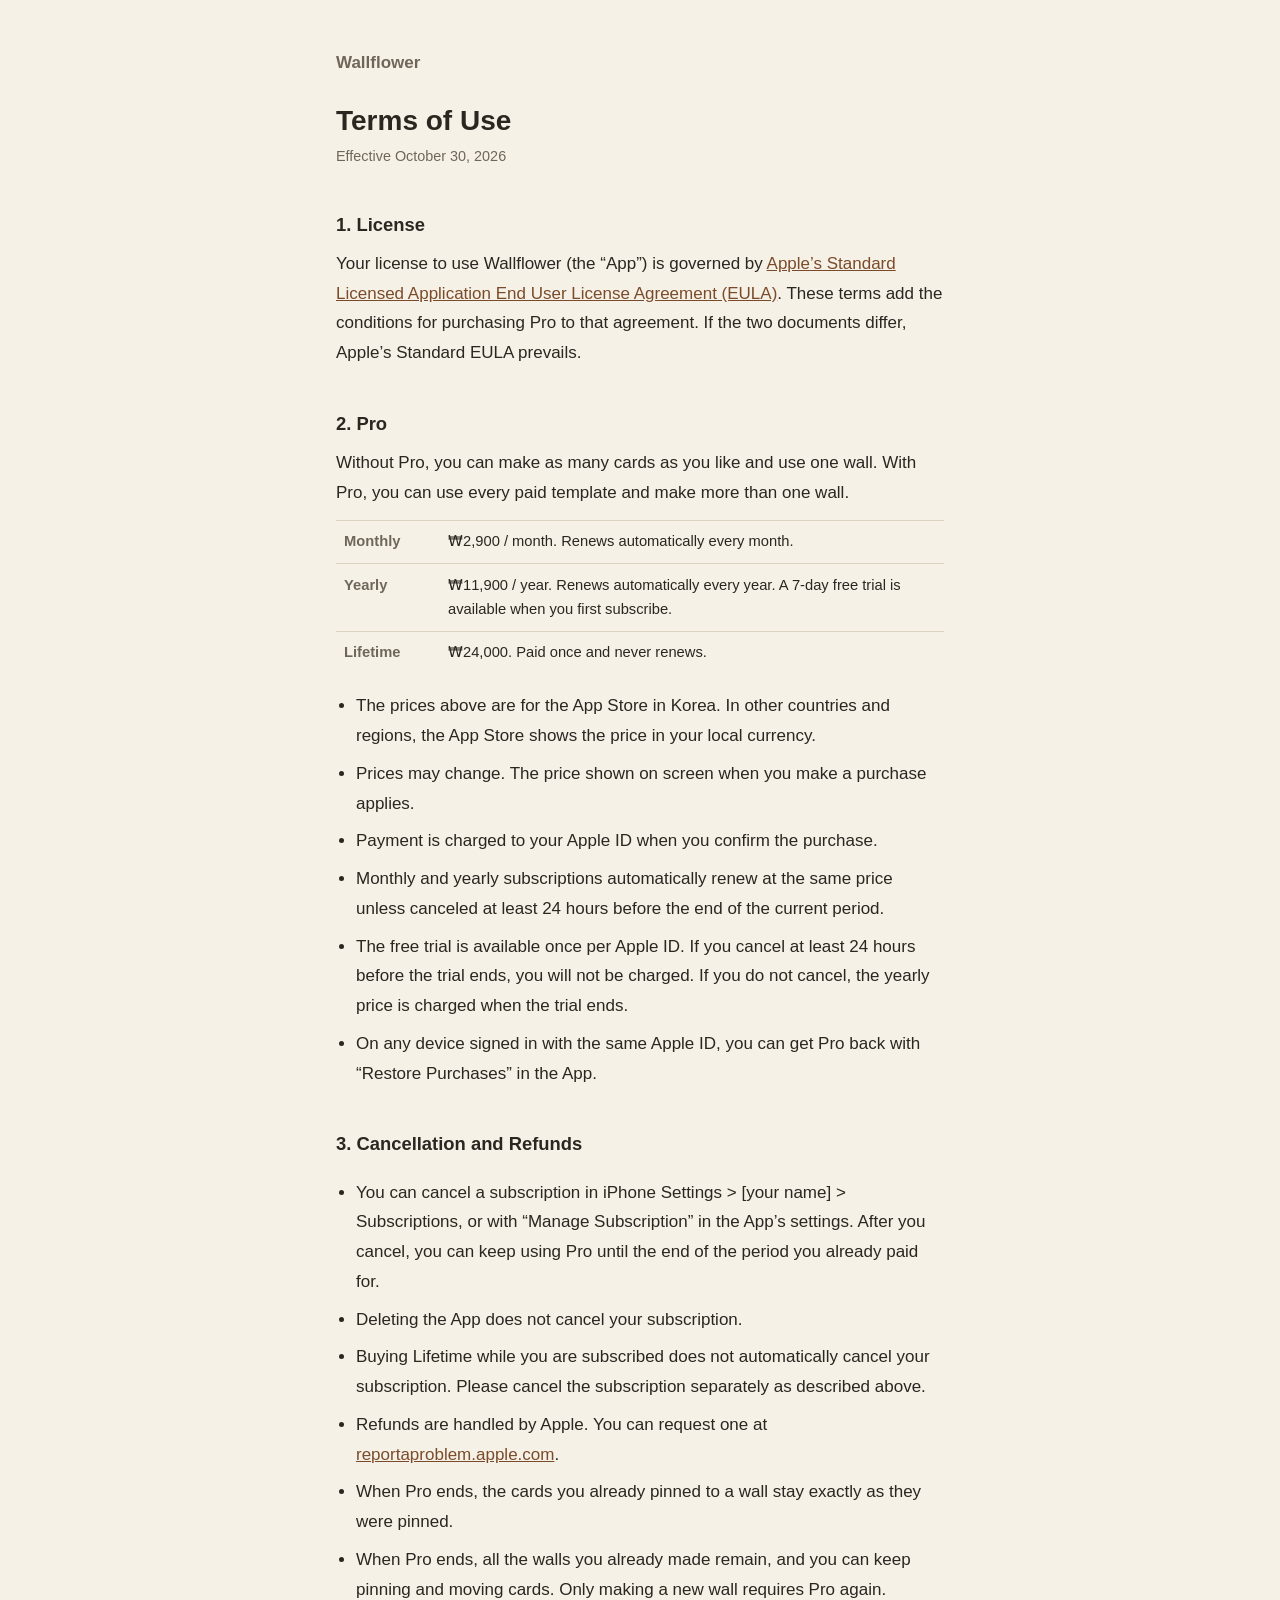
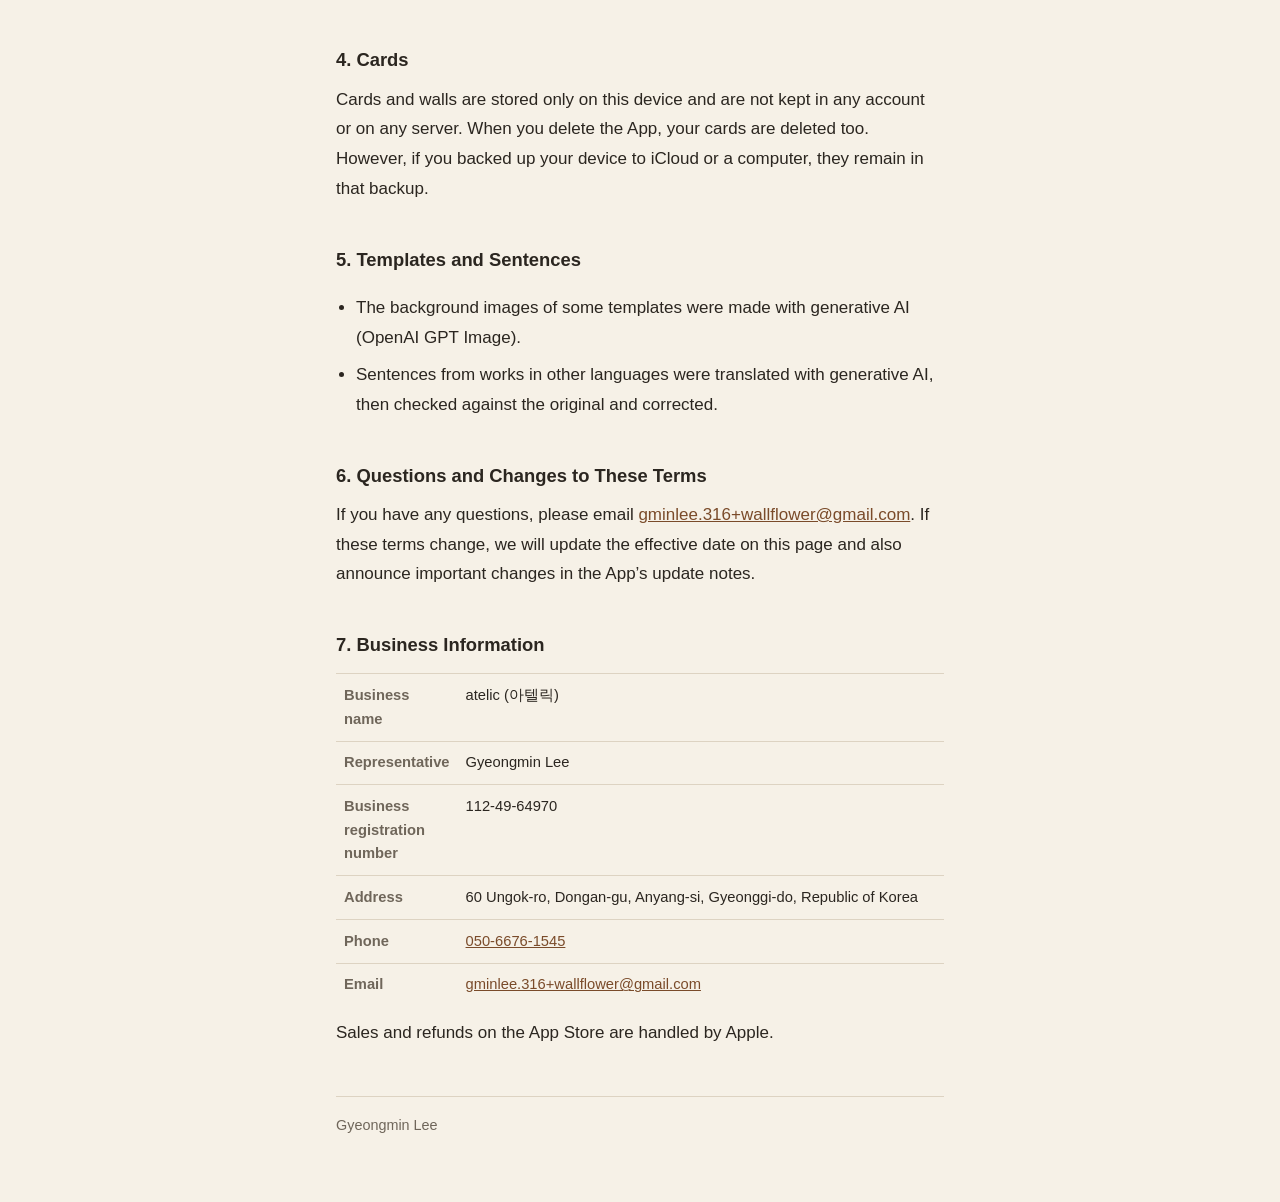
<file: terms/en/index.html>
<!doctype html>
<html lang="en">
<head>
  <meta charset="utf-8">
  <meta name="viewport" content="width=device-width, initial-scale=1">
  <title>Terms of Use · Wallflower</title>
  <link rel="stylesheet" href="../../style.css">
</head>
<body>
  <main>
    <header><a href="../../">Wallflower</a></header>
    <h1>Terms of Use</h1>
    <p class="meta">Effective October 30, 2026</p>

    <h2>1. License</h2>
    <p>Your license to use Wallflower (the “App”) is governed by <a href="https://www.apple.com/legal/internet-services/itunes/dev/stdeula/">Apple’s Standard Licensed Application End User License Agreement (EULA)</a>. These terms add the conditions for purchasing Pro to that agreement. If the two documents differ, Apple’s Standard EULA prevails.</p>

    <h2>2. Pro</h2>
    <p>Without Pro, you can make as many cards as you like and use one wall. With Pro, you can use every paid template and make more than one wall.</p>
    <div class="table-wrap">
      <table>
        <tr><th>Monthly</th><td>₩2,900 / month. Renews automatically every month.</td></tr>
        <tr><th>Yearly</th><td>₩11,900 / year. Renews automatically every year. A 7-day free trial is available when you first subscribe.</td></tr>
        <tr><th>Lifetime</th><td>₩24,000. Paid once and never renews.</td></tr>
      </table>
    </div>
    <ul>
      <li>The prices above are for the App Store in Korea. In other countries and regions, the App Store shows the price in your local currency.</li>
      <li>Prices may change. The price shown on screen when you make a purchase applies.</li>
      <li>Payment is charged to your Apple ID when you confirm the purchase.</li>
      <li>Monthly and yearly subscriptions automatically renew at the same price unless canceled at least 24 hours before the end of the current period.</li>
      <li>The free trial is available once per Apple ID. If you cancel at least 24 hours before the trial ends, you will not be charged. If you do not cancel, the yearly price is charged when the trial ends.</li>
      <li>On any device signed in with the same Apple ID, you can get Pro back with “Restore Purchases” in the App.</li>
    </ul>

    <h2>3. Cancellation and Refunds</h2>
    <ul>
      <li>You can cancel a subscription in iPhone Settings &gt; [your name] &gt; Subscriptions, or with “Manage Subscription” in the App’s settings. After you cancel, you can keep using Pro until the end of the period you already paid for.</li>
      <li>Deleting the App does not cancel your subscription.</li>
      <li>Buying Lifetime while you are subscribed does not automatically cancel your subscription. Please cancel the subscription separately as described above.</li>
      <li>Refunds are handled by Apple. You can request one at <a href="https://reportaproblem.apple.com">reportaproblem.apple.com</a>.</li>
      <li>When Pro ends, the cards you already pinned to a wall stay exactly as they were pinned.</li>
      <li>When Pro ends, all the walls you already made remain, and you can keep pinning and moving cards. Only making a new wall requires Pro again.</li>
    </ul>

    <h2>4. Cards</h2>
    <p>Cards and walls are stored only on this device and are not kept in any account or on any server. When you delete the App, your cards are deleted too. However, if you backed up your device to iCloud or a computer, they remain in that backup.</p>

    <h2>5. Templates and Sentences</h2>
    <ul>
      <li>The background images of some templates were made with generative AI (OpenAI GPT Image).</li>
      <li>Sentences from works in other languages were translated with generative AI, then checked against the original and corrected.</li>
    </ul>

    <h2>6. Questions and Changes to These Terms</h2>
    <p>If you have any questions, please email <a href="mailto:gminlee.316+wallflower@gmail.com">gminlee.316+wallflower@gmail.com</a>. If these terms change, we will update the effective date on this page and also announce important changes in the App’s update notes.</p>

    <h2 id="business">7. Business Information</h2>
    <div class="table-wrap">
      <table>
        <tr><th>Business name</th><td>atelic (아텔릭)</td></tr>
        <tr><th>Representative</th><td>Gyeongmin Lee</td></tr>
        <tr><th>Business registration number</th><td>112-49-64970</td></tr>
        <tr><th>Address</th><td>60 Ungok-ro, Dongan-gu, Anyang-si, Gyeonggi-do, Republic of Korea</td></tr>
        <tr><th>Phone</th><td><a href="tel:050-6676-1545">050-6676-1545</a></td></tr>
        <tr><th>Email</th><td><a href="mailto:gminlee.316+wallflower@gmail.com">gminlee.316+wallflower@gmail.com</a></td></tr>
      </table>
    </div>
    <p>Sales and refunds on the App Store are handled by Apple.</p>

    <footer>Gyeongmin Lee</footer>
  </main>
</body>
</html>
</file>
<file: style.css>
:root {
  --paper: #f6f1e7;
  --ink: #2b2620;
  --muted: #6f665a;
  --rule: #ddd3c2;
  --link: #7a4b2a;
  color-scheme: light dark;
}

@media (prefers-color-scheme: dark) {
  :root {
    --paper: #1c1a17;
    --ink: #ece5d8;
    --muted: #a59c8e;
    --rule: #3a352e;
    --link: #d9a77c;
  }
}

* { box-sizing: border-box; }

body {
  margin: 0;
  background: var(--paper);
  color: var(--ink);
  font-family: -apple-system, BlinkMacSystemFont, "Apple SD Gothic Neo", "Noto Sans KR", sans-serif;
  font-size: 17px;
  line-height: 1.75;
  word-break: keep-all;
  overflow-wrap: break-word;
  -webkit-text-size-adjust: 100%;
}

main {
  max-width: 40rem;
  margin: 0 auto;
  padding: 3rem 1rem 4rem;
}

header a {
  color: var(--muted);
  text-decoration: none;
  font-weight: 600;
}

h1 { font-size: 1.75rem; line-height: 1.35; margin: 1.5rem 0 0.25rem; }
h2 { font-size: 1.15rem; margin: 2.5rem 0 0.5rem; }
p, li { margin: 0.5rem 0; }
ul, ol { padding-left: 1.25rem; }
a { color: var(--link); }

.meta { color: var(--muted); font-size: 0.9rem; margin: 0; }

.photo { display: block; width: 100%; height: auto; margin: 1.25rem 0; border-radius: 0.5rem; }

.table-wrap { overflow-x: auto; margin: 0.75rem 0; }
table { border-collapse: collapse; width: 100%; font-size: 0.92rem; line-height: 1.6; }
th, td { border-top: 1px solid var(--rule); padding: 0.6rem 0.5rem; text-align: left; vertical-align: top; }
th { color: var(--muted); font-weight: 600; white-space: nowrap; width: 6.5rem; }
/* English headers like “Business registration number” would push the table past a phone's width. */
:lang(en) th { white-space: normal; }

nav.pages { display: flex; flex-direction: column; gap: 0.5rem; margin-top: 2rem; }

footer {
  margin-top: 3rem;
  padding-top: 1rem;
  border-top: 1px solid var(--rule);
  color: var(--muted);
  font-size: 0.9rem;
}
</file>
